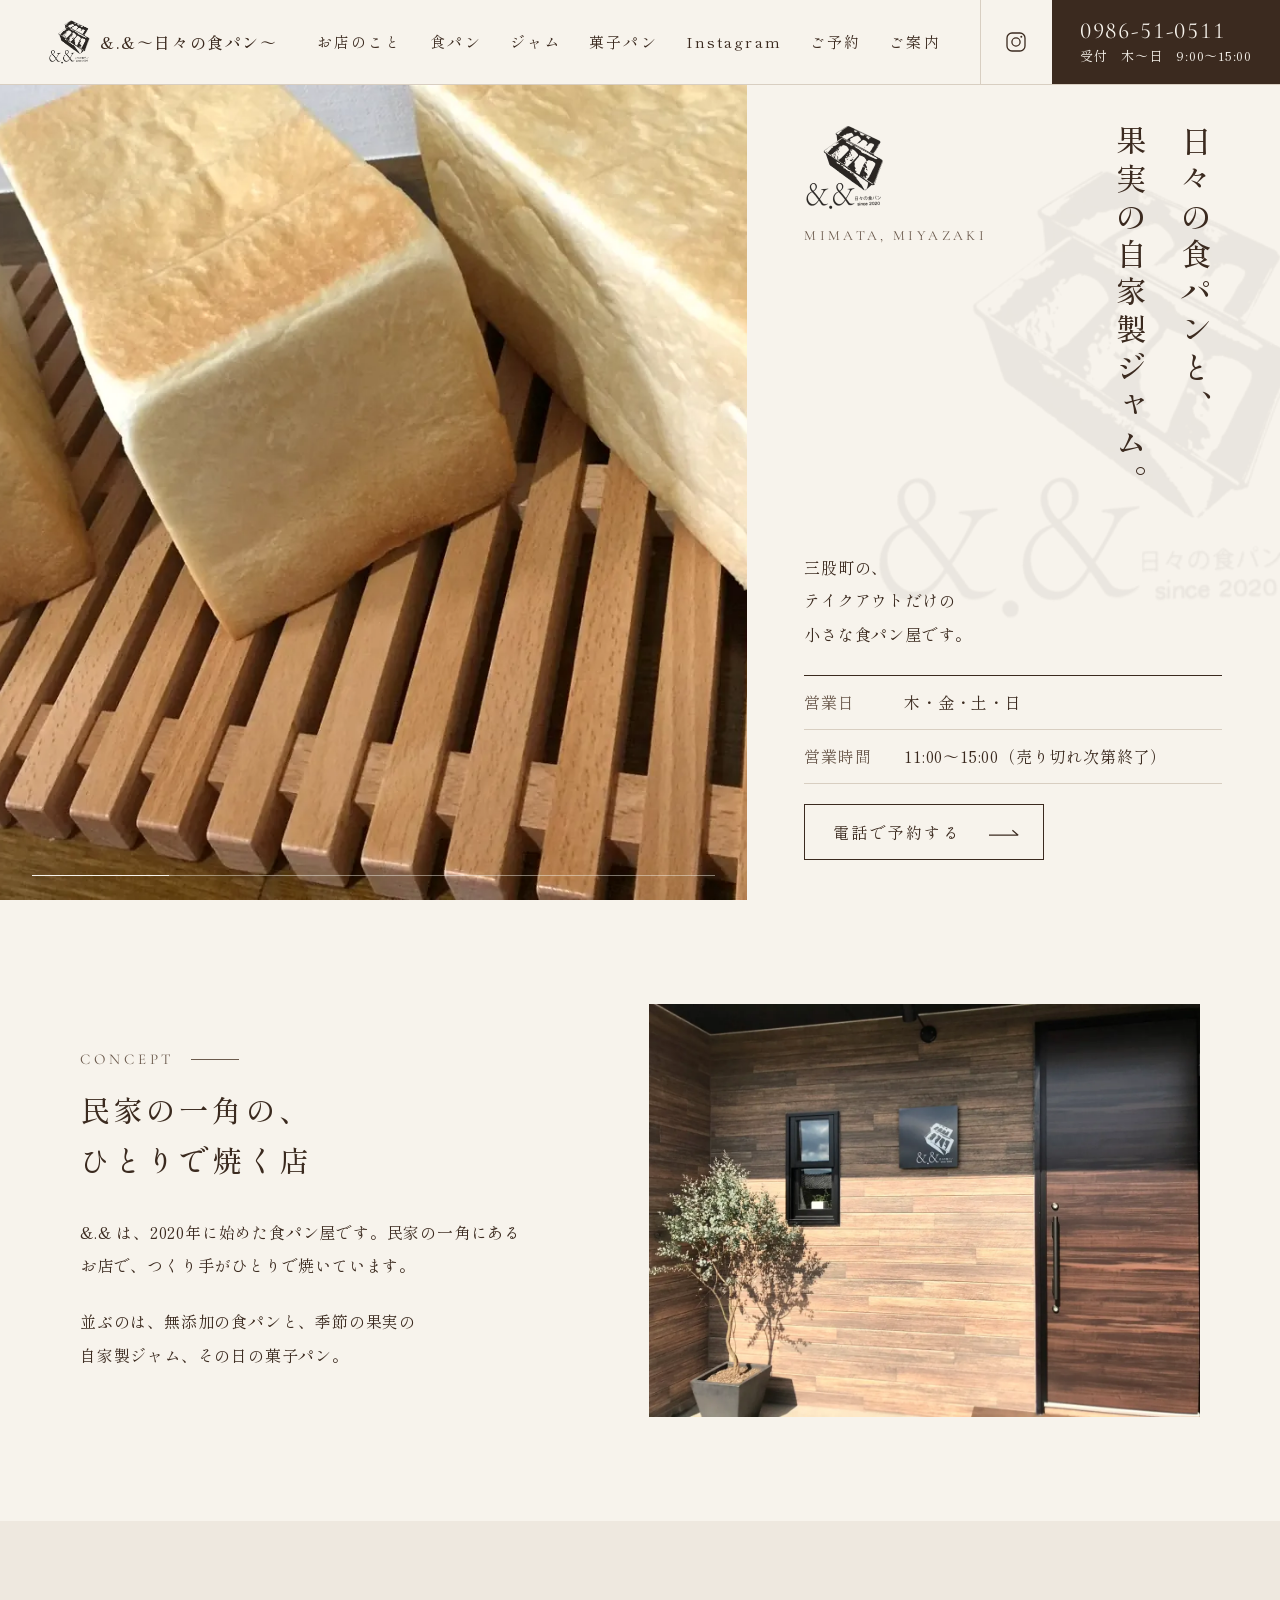
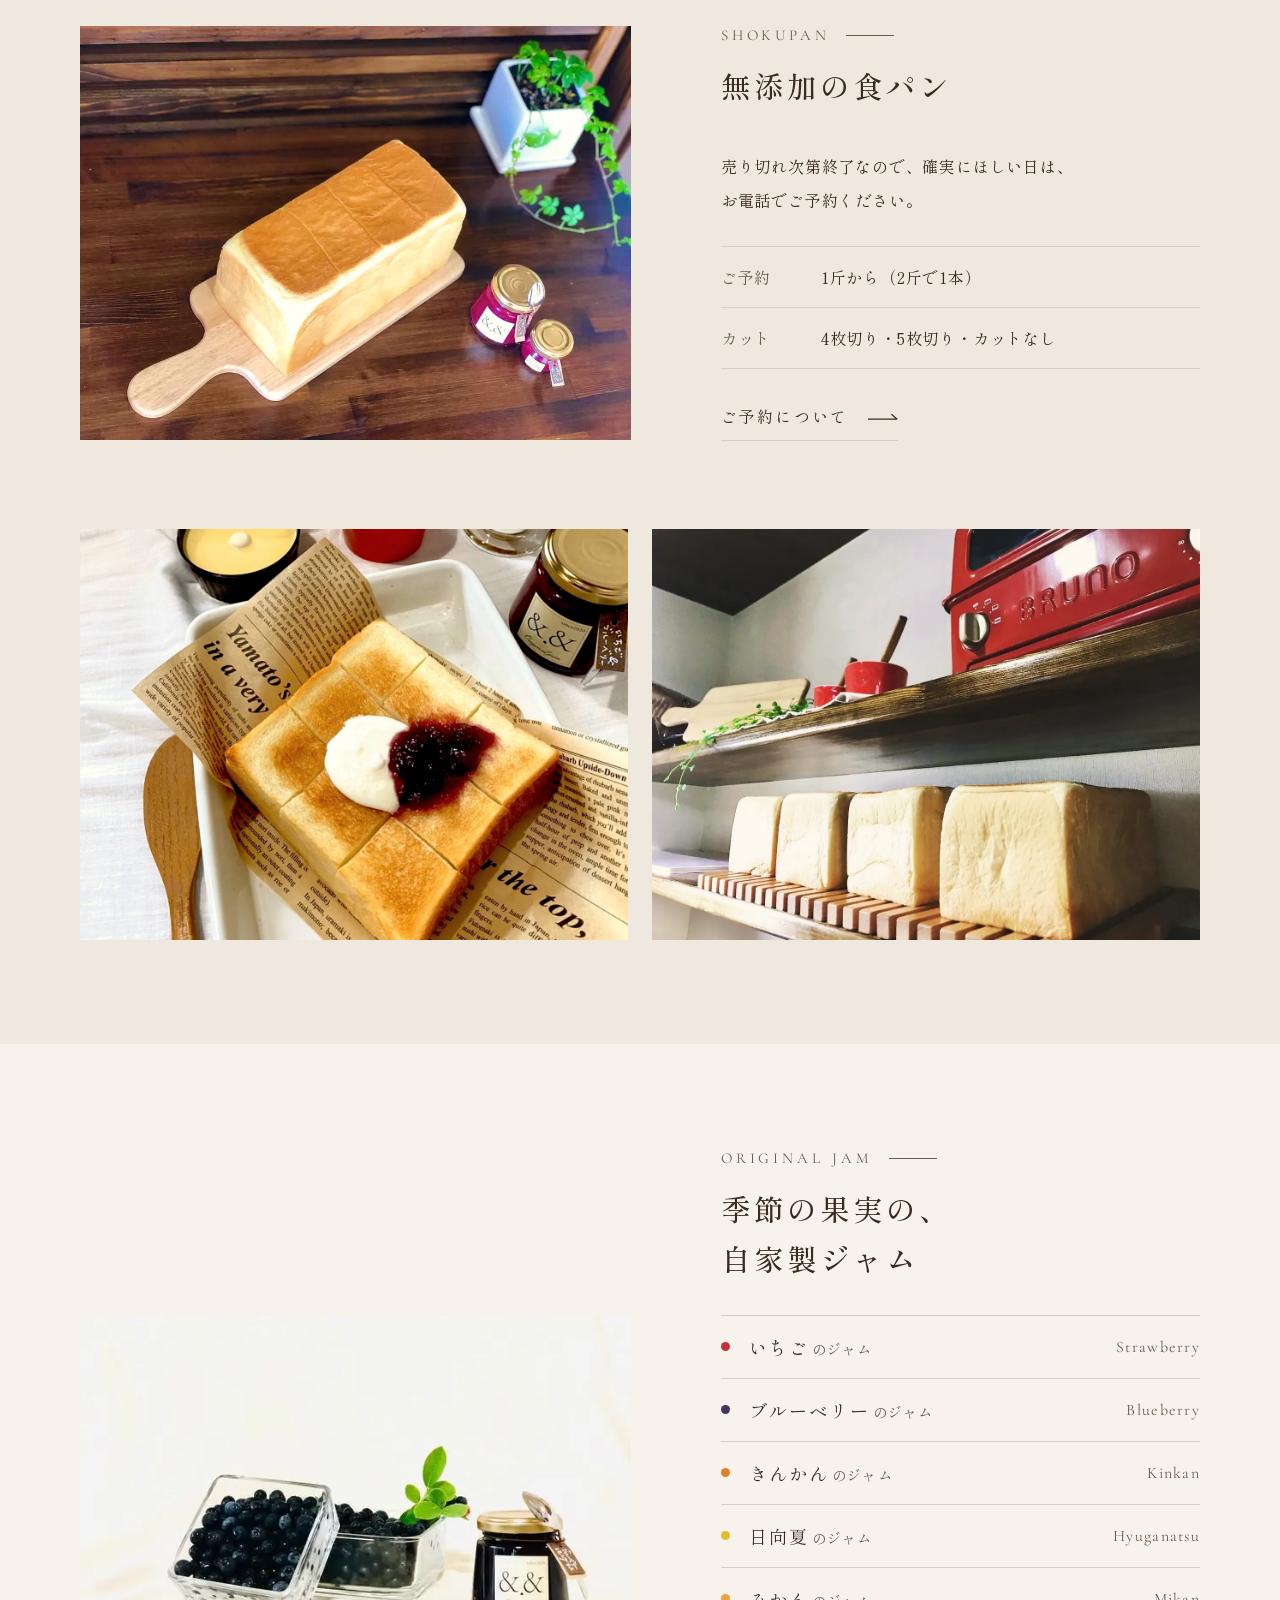
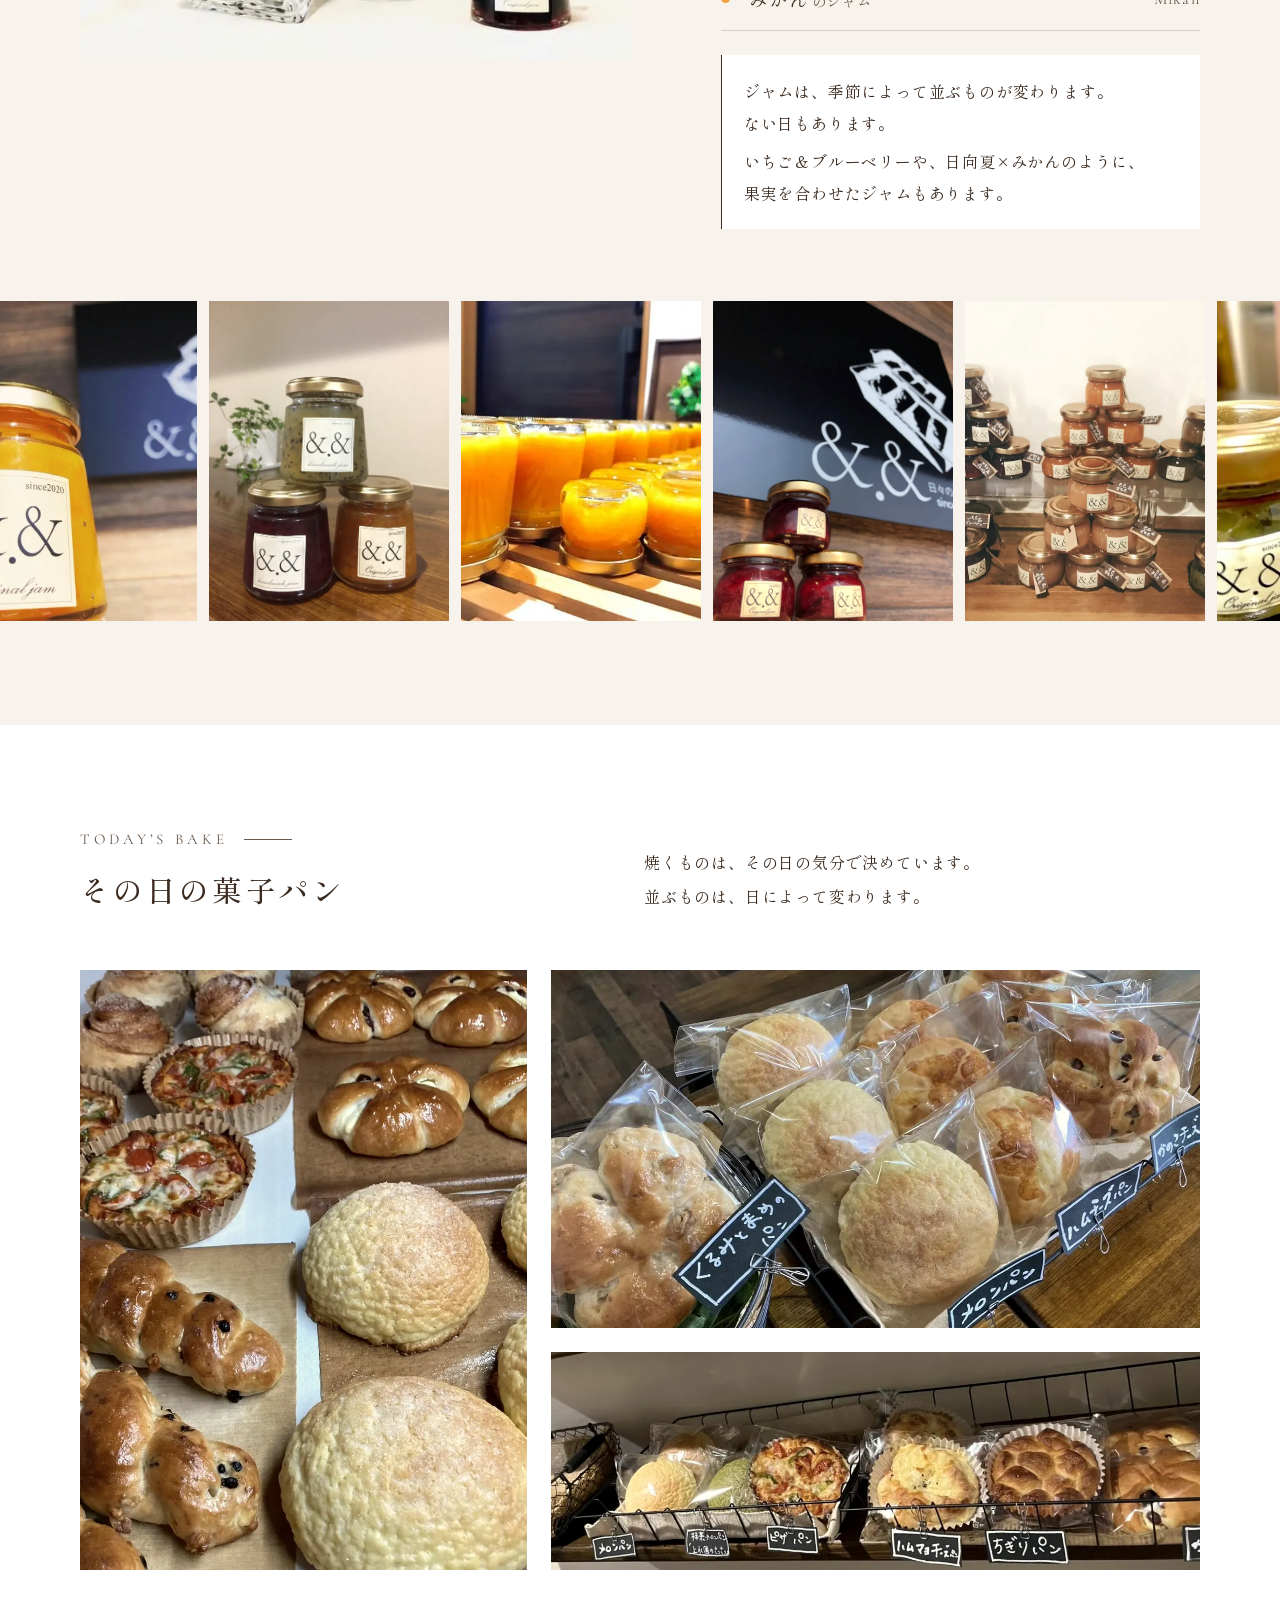
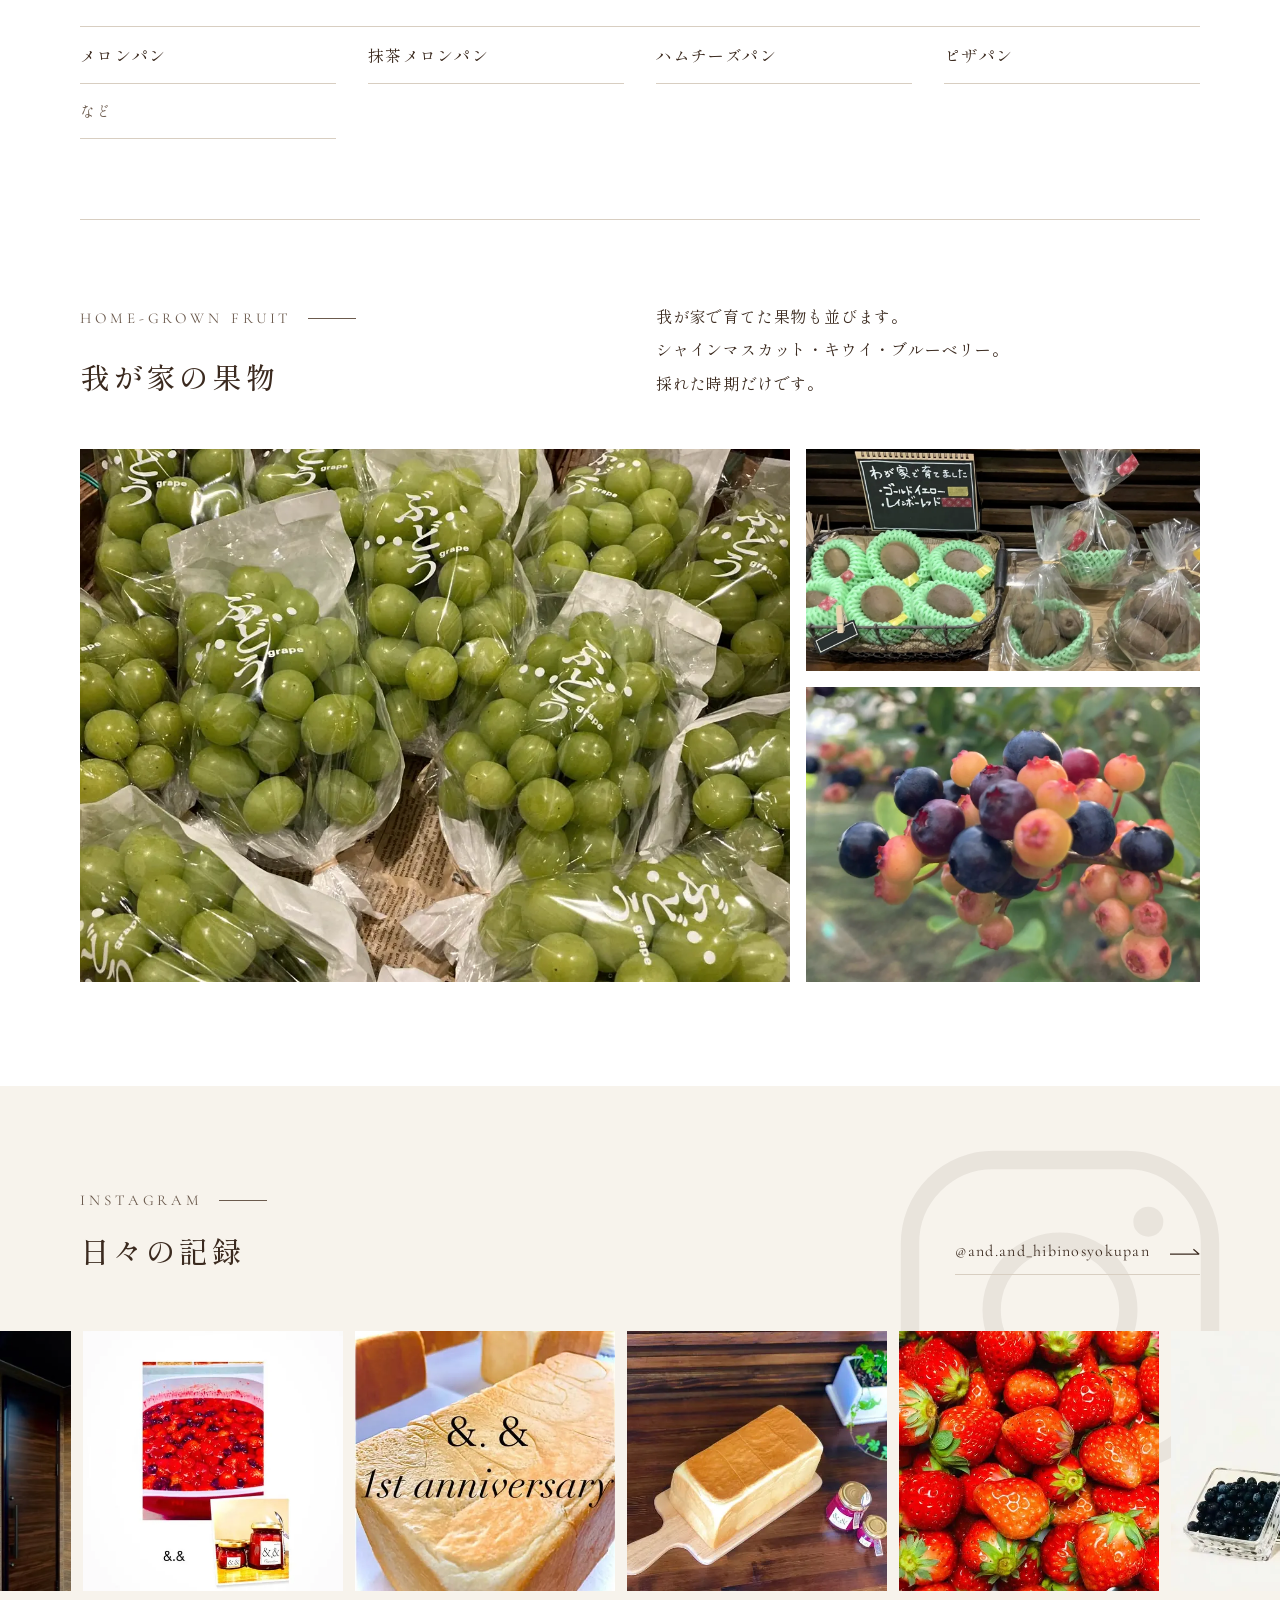
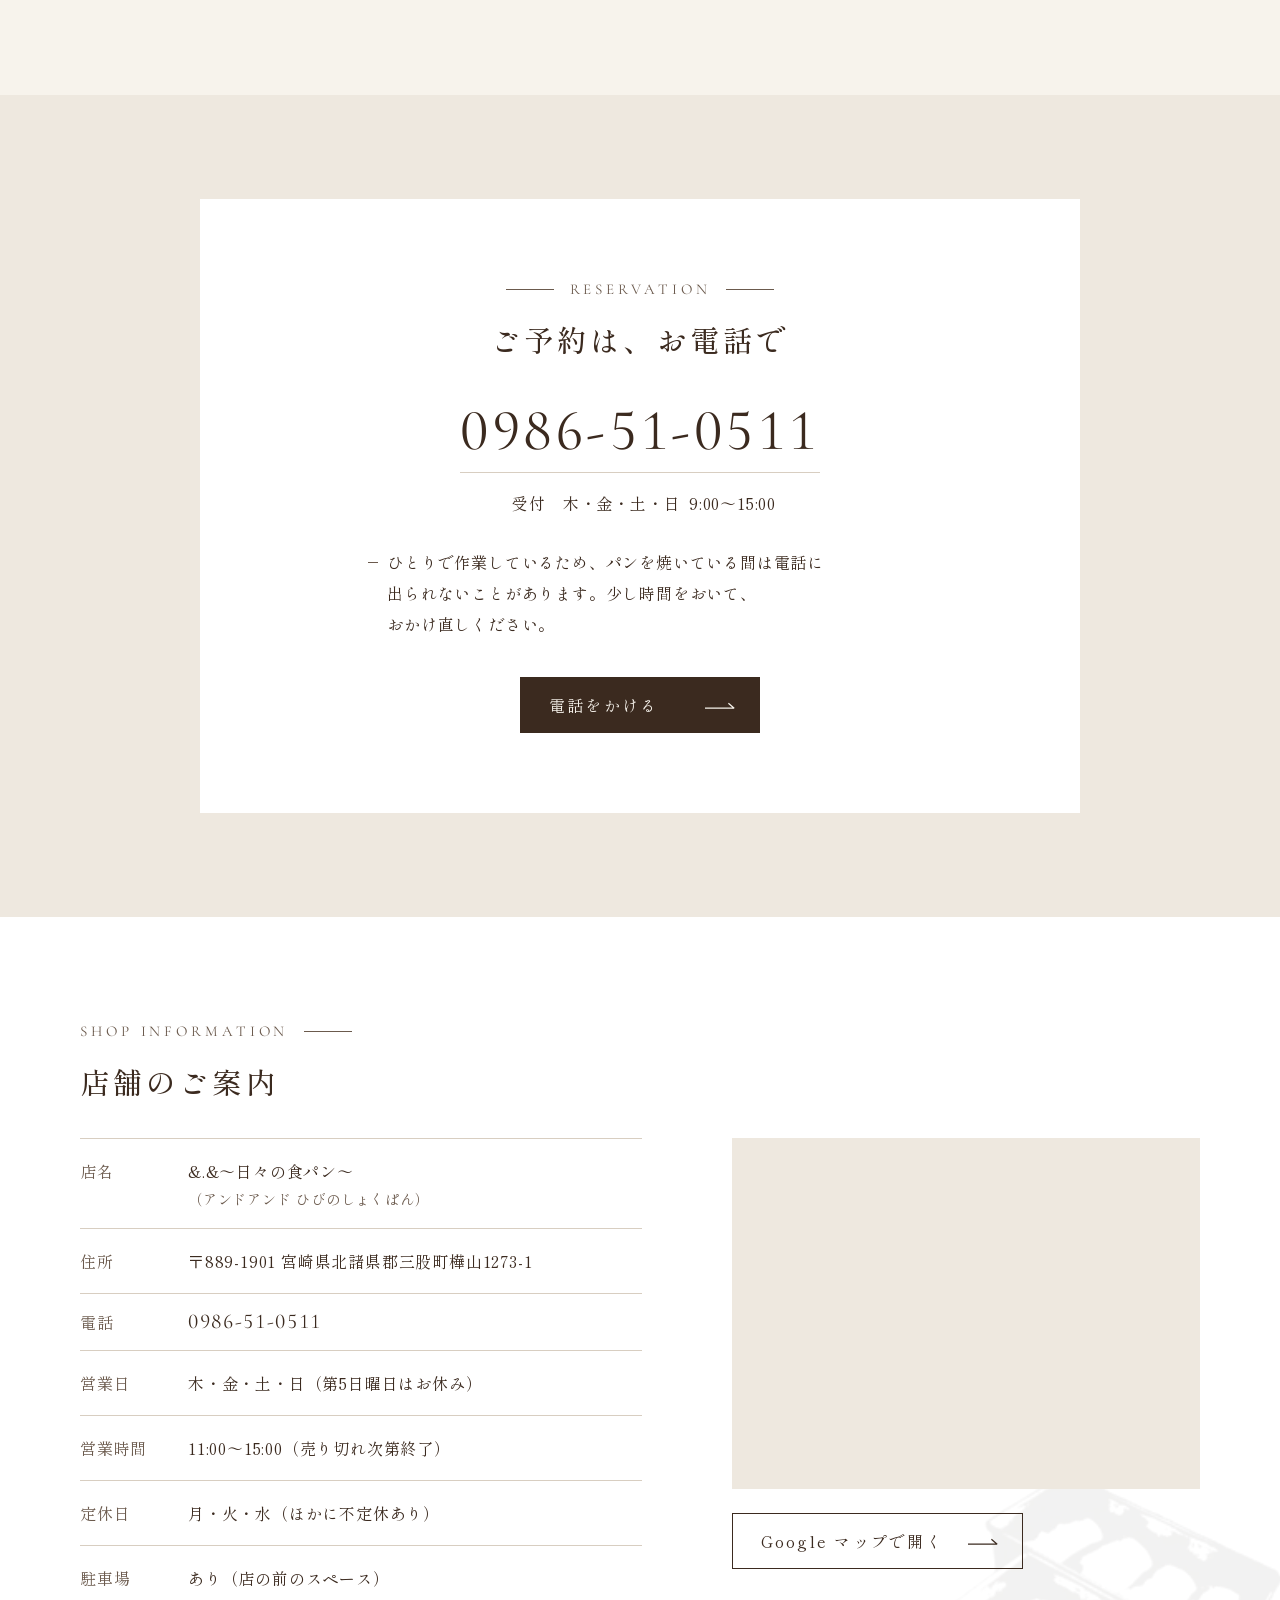
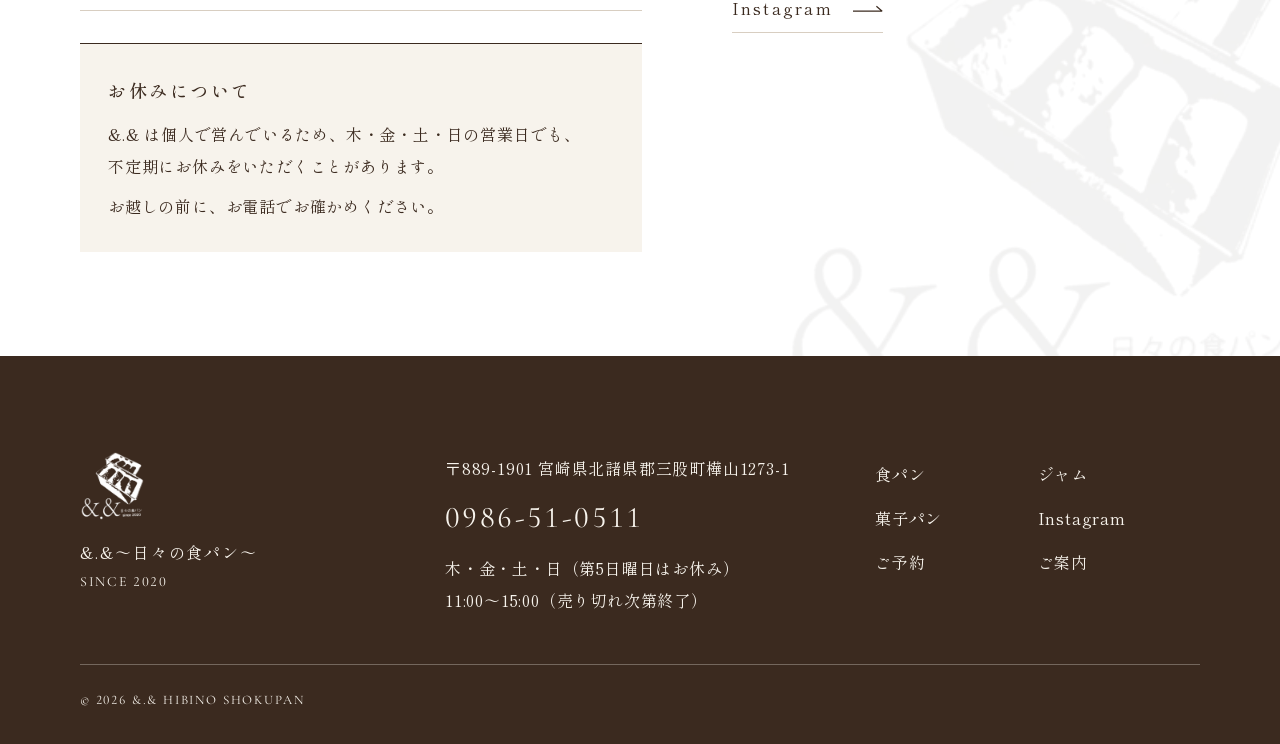
<file: index.html>
<!doctype html>
<html lang="ja">
<head>
  <meta charset="utf-8">
  <meta name="viewport" content="width=device-width, initial-scale=1">
  <script>try{if(!matchMedia('(prefers-reduced-motion: reduce)').matches&&(/[?&]intro\b/.test(location.search)||!sessionStorage.getItem('andand-intro'))){document.documentElement.classList.add('has-intro');sessionStorage.setItem('andand-intro','1');new Image().src='assets/intro-pans.webp';}}catch(e){}</script>
  <meta name="theme-color" content="#F7F3EC">
  <meta name="description" content="宮崎県三股町の「&amp;.&amp;～日々の食パン～」は、無添加の食パンと季節の果実の自家製ジャム、その日の菓子パンを売る、テイクアウトだけの小さな食パン屋です。営業は木・金・土・日の11時から15時、売り切れ次第終了。ご予約はお電話（0986-51-0511）で承ります。">
  <title>&amp;.&amp;～日々の食パン～｜宮崎県三股町の無添加食パンと自家製ジャム</title>
  <link rel="canonical" href="https://hibino-shokupan-dl.github.io/">
  <meta property="og:type" content="website">
  <meta property="og:site_name" content="&amp;.&amp;～日々の食パン～">
  <meta property="og:title" content="&amp;.&amp;～日々の食パン～｜宮崎県三股町の無添加食パンと自家製ジャム">
  <meta property="og:description" content="無添加の食パンと、季節の果実の自家製ジャムの小さなパン屋。木・金・土・日 11:00〜15:00、売り切れ次第終了。ご予約はお電話で。">
  <meta property="og:url" content="https://hibino-shokupan-dl.github.io/">
  <meta property="og:image" content="https://hibino-shokupan-dl.github.io/assets/loaves.webp">
  <meta name="twitter:card" content="summary_large_image">
  <!-- タブと検索結果のアイコン（今までのサイトと同じ物） -->
  <link rel="icon" href="favicon.ico" sizes="any">
  <link rel="apple-touch-icon" href="apple-touch-icon.png">
  <link rel="preconnect" href="https://fonts.googleapis.com">
  <link rel="preconnect" href="https://fonts.gstatic.com" crossorigin>
  <link href="https://fonts.googleapis.com/css2?family=Cormorant+Garamond:wght@400;500&amp;family=Shippori+Mincho:wght@400;500;600&amp;display=swap" rel="stylesheet">
  <link rel="stylesheet" href="style.css?v=20261115t">
  <script src="script.js?v=20261115t" defer></script>
  <!-- 検索向けのお店の情報（Googleなどが読む） -->
  <script type="application/ld+json">
  {
    "@context": "https://schema.org",
    "@type": "Bakery",
    "name": "&.&～日々の食パン～",
    "alternateName": "アンドアンド ひびのしょくぱん",
    "url": "https://hibino-shokupan-dl.github.io/",
    "description": "無添加の食パンと季節の果実の自家製ジャム、その日の菓子パンを売る、宮崎県三股町のテイクアウトだけの小さな食パン屋。",
    "image": "https://hibino-shokupan-dl.github.io/assets/loaves.webp",
    "logo": "https://hibino-shokupan-dl.github.io/assets/logo-alpha.webp",
    "telephone": "+81-986-51-0511",
    "foundingDate": "2020",
    "address": {
      "@type": "PostalAddress",
      "postalCode": "889-1901",
      "addressRegion": "宮崎県",
      "addressLocality": "北諸県郡三股町",
      "streetAddress": "樺山1273-1",
      "addressCountry": "JP"
    },
    "openingHoursSpecification": [{
      "@type": "OpeningHoursSpecification",
      "dayOfWeek": ["Thursday", "Friday", "Saturday", "Sunday"],
      "opens": "11:00",
      "closes": "15:00"
    }],
    "sameAs": ["https://www.instagram.com/and.and_hibinosyokupan/"]
  }
  </script>
  <!-- 検索結果に出すサイト名（無いと「GitHub」と出てしまう） -->
  <script type="application/ld+json">
  {
    "@context": "https://schema.org",
    "@type": "WebSite",
    "name": "&.&～日々の食パン～",
    "alternateName": "日々の食パン",
    "url": "https://hibino-shokupan-dl.github.io/"
  }
  </script>
</head>
<body>
  <!-- 始まりの演出：「&.&」をペンで書く（文字の形は Cormorant Garamond。2026-11-15 本人） -->
  <div class="intro" aria-hidden="true"><div class="intro__art"><div class="intro__pans"></div><svg class="intro__mark" viewBox="34 -676 1581 718" xmlns="http://www.w3.org/2000/svg"><path class="intro__glyph" d="M64 -137Q64 -183 86.0 -218.0Q108 -253 142.5 -282.0Q177 -311 216.0 -337.5Q255 -364 289.5 -393.0Q324 -422 346.0 -455.0Q368 -488 368 -531Q368 -576 344.0 -600.5Q320 -625 281 -625Q243 -625 222.5 -602.0Q202 -579 202 -529Q202 -477 224.0 -423.5Q246 -370 285.0 -318.0Q324 -266 374.5 -217.0Q425 -168 481 -126Q544 -79 601.0 -49.5Q658 -20 697 -12Q702 -11 701.0 -5.5Q700 0 697 0Q675 0 646.0 0.0Q617 0 589 0Q576 0 555.0 -8.0Q534 -16 501.5 -36.5Q469 -57 422 -96Q372 -136 324.0 -183.0Q276 -230 236.5 -280.5Q197 -331 173 -379Q160 -408 152.0 -435.0Q144 -462 144 -487Q144 -531 165.0 -567.0Q186 -603 223.0 -624.5Q260 -646 310 -646Q337 -646 364.0 -637.5Q391 -629 409.0 -607.5Q427 -586 427 -547Q427 -504 405.5 -472.5Q384 -441 349.5 -414.5Q315 -388 277.0 -363.5Q239 -339 205.0 -311.5Q171 -284 149.5 -250.5Q128 -217 128 -172Q128 -130 149.5 -94.5Q171 -59 209.0 -38.5Q247 -18 295 -18Q342 -18 382.0 -38.5Q422 -59 450.5 -93.5Q479 -128 494.5 -172.5Q510 -217 510 -265Q510 -297 497.5 -317.0Q485 -337 439 -337Q436 -337 435.5 -343.0Q435 -349 439 -349L648 -350Q652 -350 652.0 -344.0Q652 -338 648 -338Q613 -338 596.0 -331.5Q579 -325 572.0 -312.0Q565 -299 559 -279Q550 -245 534.5 -205.5Q519 -166 495.5 -127.5Q472 -89 438.0 -57.5Q404 -26 357.5 -7.0Q311 12 250 12Q186 12 144.5 -9.5Q103 -31 83.5 -65.5Q64 -100 64 -137Z"/><path class="intro__glyph" d="M776 11Q756 11 744.0 -0.5Q732 -12 732 -32Q732 -51 744.0 -62.5Q756 -74 776 -74Q797 -74 808.0 -62.5Q819 -51 819 -32Q819 -12 808.0 -0.5Q797 11 776 11Z"/><path class="intro__glyph" d="M948 -137Q948 -183 970.0 -218.0Q992 -253 1026.5 -282.0Q1061 -311 1100.0 -337.5Q1139 -364 1173.5 -393.0Q1208 -422 1230.0 -455.0Q1252 -488 1252 -531Q1252 -576 1228.0 -600.5Q1204 -625 1165 -625Q1127 -625 1106.5 -602.0Q1086 -579 1086 -529Q1086 -477 1108.0 -423.5Q1130 -370 1169.0 -318.0Q1208 -266 1258.5 -217.0Q1309 -168 1365 -126Q1428 -79 1485.0 -49.5Q1542 -20 1581 -12Q1586 -11 1585.0 -5.5Q1584 0 1581 0Q1559 0 1530.0 0.0Q1501 0 1473 0Q1460 0 1439.0 -8.0Q1418 -16 1385.5 -36.5Q1353 -57 1306 -96Q1256 -136 1208.0 -183.0Q1160 -230 1120.5 -280.5Q1081 -331 1057 -379Q1044 -408 1036.0 -435.0Q1028 -462 1028 -487Q1028 -531 1049.0 -567.0Q1070 -603 1107.0 -624.5Q1144 -646 1194 -646Q1221 -646 1248.0 -637.5Q1275 -629 1293.0 -607.5Q1311 -586 1311 -547Q1311 -504 1289.5 -472.5Q1268 -441 1233.5 -414.5Q1199 -388 1161.0 -363.5Q1123 -339 1089.0 -311.5Q1055 -284 1033.5 -250.5Q1012 -217 1012 -172Q1012 -130 1033.5 -94.5Q1055 -59 1093.0 -38.5Q1131 -18 1179 -18Q1226 -18 1266.0 -38.5Q1306 -59 1334.5 -93.5Q1363 -128 1378.5 -172.5Q1394 -217 1394 -265Q1394 -297 1381.5 -317.0Q1369 -337 1323 -337Q1320 -337 1319.5 -343.0Q1319 -349 1323 -349L1532 -350Q1536 -350 1536.0 -344.0Q1536 -338 1532 -338Q1497 -338 1480.0 -331.5Q1463 -325 1456.0 -312.0Q1449 -299 1443 -279Q1434 -245 1418.5 -205.5Q1403 -166 1379.5 -127.5Q1356 -89 1322.0 -57.5Q1288 -26 1241.5 -7.0Q1195 12 1134 12Q1070 12 1028.5 -9.5Q987 -31 967.5 -65.5Q948 -100 948 -137Z"/></svg></div></div>
  <header class="site-header">
    <div class="site-header__bar">
      <a class="brand" href="#top" aria-label="&amp;.&amp;～日々の食パン～ 最初へ">
        <img src="assets/logo-alpha.webp" width="320" height="339" alt="&amp;.&amp; のロゴ">
        <span class="brand__name">&amp;.&amp;～日々の食パン～</span>
      </a>
      <nav id="main-nav" class="main-nav" aria-label="もくじ">
        <a class="main-nav__wide" href="#about">お店のこと</a><a href="#shokupan">食パン</a><a href="#jam">ジャム</a><a href="#sweets">菓子パン</a><a class="main-nav__wide" href="#instagram">Instagram</a><a href="#reserve">ご予約</a><a href="#info">ご案内</a>
      </nav>
      <a class="header-ig" href="https://www.instagram.com/and.and_hibinosyokupan/" target="_blank" rel="noopener" aria-label="Instagram（新しいタブで開きます）">
        <svg viewBox="0 0 24 24" width="22" height="22" aria-hidden="true"><rect x="3" y="3" width="18" height="18" rx="5" fill="none" stroke="currentColor" stroke-width="1.3"/><circle cx="12" cy="12" r="4.1" fill="none" stroke="currentColor" stroke-width="1.3"/><circle cx="17.3" cy="6.7" r="1" fill="currentColor"/></svg>
      </a>
      <a class="header-tel" href="tel:0986510511" aria-label="電話をかける 0986-51-0511">
        <span class="header-tel__label latin">TEL</span>
        <span class="header-tel__number latin">0986-51-0511</span>
        <span class="header-tel__hours">受付　木〜日　9:00〜15:00</span>
      </a>
    </div>
  </header>

  <main>
    <section id="top" class="hero" aria-labelledby="hero-title">
      <div class="hero__slides" role="region" aria-roledescription="carousel" aria-label="お店の写真（自動で切り替わります）">
        <figure class="hero__slide is-active" data-slide="shelf"><img src="assets/shelf.webp" width="1280" height="960" alt="木の棚に並ぶ食パンと赤いオーブン" loading="eager" fetchpriority="high"></figure>
        <figure class="hero__slide" data-slide="loaves"><picture><source media="(min-width: 900px)" srcset="assets/loaves-pc.webp" width="1004" height="868"><img src="assets/loaves.webp" width="1280" height="813" alt="スノコの上に並ぶ食パン" loading="lazy"></picture></figure>
        <figure class="hero__slide" data-slide="breakfast-set"><img src="assets/breakfast-set.webp" width="1280" height="960" alt="ジャムをのせたトーストのある朝の食卓" loading="lazy"></figure>
        <figure class="hero__slide" data-slide="board-jam"><img src="assets/board-jam.webp" width="912" height="672" alt="木のボードにのせた食パンと、ジャムの瓶" loading="lazy"></figure>
        <figure class="hero__slide hero__slide--logo" data-slide="logo"><img src="assets/logo-alpha.webp" width="320" height="339" alt="&amp;.&amp; のロゴ" loading="lazy"></figure>
        <figure class="hero__slide" data-slide="exterior"><img src="assets/exterior.webp" width="1280" height="960" alt="木目の壁の店の入口とロゴの看板" loading="lazy"></figure>
        <figure class="hero__slide" data-slide="jam-stack"><img src="assets/jam-stack.webp" width="1280" height="960" alt="店頭に積まれた自家製ジャムの瓶" loading="lazy"></figure>
        <figure class="hero__slide" data-slide="sweets-2"><img src="assets/sweets-2.webp" width="1280" height="960" alt="袋に入って並ぶ菓子パン" loading="lazy"></figure>
        <figure class="hero__slide" data-slide="sign-night"><img src="assets/sign-night.webp" width="1000" height="750" alt="夜に照らされたロゴの看板" loading="lazy"></figure>
        <figure class="hero__slide" data-slide="framed"><img src="assets/framed.webp" width="1280" height="960" alt="壁に飾った食パンの写真" loading="lazy"></figure>
        <div class="hero__controls" hidden>
          <div class="hero__progress" aria-hidden="true"><span></span></div>
        </div>
      </div>
      <div class="hero__panel">
        <div class="hero__mark">
          <img src="assets/logo-alpha.webp" width="320" height="339" alt="&amp;.&amp; のロゴ" loading="eager">
          <p class="hero__eyebrow latin">MIMATA, MIYAZAKI</p>
        </div>
        <h1 id="hero-title" class="hero__title"><span>日々の食パンと、</span><span>果実の自家製ジャム。</span></h1>
        <p class="hero__lead"><span class="phrase">三股町の、</span><br><span class="phrase">テイクアウト</span><span class="phrase">だけの</span><br><span class="phrase">小さな</span><span class="phrase">食パン屋です。</span></p>
        <div class="hero__foot">
          <dl class="hero__hours">
            <div><dt>営業日</dt><dd>木・金・土・日</dd></div>
            <div><dt>営業時間</dt><dd><span class="phrase">11:00〜15:00</span><span class="phrase">（売り切れ次第終了）</span></dd></div>
          </dl>
          <a class="button hero__button" href="tel:0986510511">電話で予約する<span class="arrow" aria-hidden="true"></span></a>
        </div>
      </div>
    </section>

    <section id="about" class="about section" aria-labelledby="about-title">
      <div class="container split">
        <div class="split__text">
          <div class="heading"><p class="heading__en latin">Concept</p><h2 id="about-title">民家の一角の、<br>ひとりで焼く店</h2></div>
          <p class="body-copy"><span class="phrase">&amp;.&amp; は、</span><span class="phrase">2020年に</span><span class="phrase">始めた</span><span class="phrase">食パン屋です。</span><span class="phrase">民家の一角にある</span><span class="phrase">お店で、</span><span class="phrase">つくり手が</span><span class="phrase">ひとりで</span><span class="phrase">焼いています。</span></p>
          <p class="body-copy"><span class="phrase">並ぶのは、</span><span class="phrase">無添加の食パンと、</span><span class="phrase">季節の果実の</span><span class="phrase">自家製ジャム、</span><span class="phrase">その日の菓子パン。</span></p>
        </div>
        <figure class="split__photo"><img src="assets/exterior.webp" width="1280" height="960" alt="木目の壁の店の入口とロゴの看板" loading="lazy"></figure>
      </div>
    </section>

    <section id="shokupan" class="shokupan section section--band" aria-labelledby="bread-title">
      <div class="container shokupan__grid">
        <figure class="shokupan__photo"><img src="assets/board-jam.webp" width="912" height="672" alt="木のボードにのせた食パンと、ジャムの瓶" loading="lazy"></figure>
        <div class="shokupan__body">
          <div class="heading"><p class="heading__en latin">Shokupan</p><h2 id="bread-title">無添加の食パン</h2></div>
          <div>
            <p class="body-copy"><span class="phrase">売り切れ次第</span><span class="phrase">終了なので、</span><span class="phrase">確実に</span><span class="phrase">ほしい日は、</span><span class="phrase">お電話で</span><span class="phrase">ご予約ください。</span></p>
            <dl class="spec">
              <div><dt>ご予約</dt><dd><span class="phrase">1斤から</span><span class="phrase">（2斤で1本）</span></dd></div>
              <div><dt>カット</dt><dd><span class="phrase">4枚切り・</span><span class="phrase">5枚切り・</span><span class="phrase">カットなし</span></dd></div>
            </dl>
            <a class="more-link" href="#reserve">ご予約について<span class="arrow" aria-hidden="true"></span></a>
          </div>
        </div>
      </div>
      <div class="container photo-row photo-row--two">
        <figure><img src="assets/breakfast-set.webp" width="1280" height="960" alt="ジャムをのせたトーストのある朝の食卓" loading="lazy"></figure>
        <figure><img src="assets/shelf.webp" width="1280" height="960" alt="木の棚に並ぶ食パンと赤いオーブン" loading="lazy"></figure>
      </div>
    </section>

    <section id="jam" class="jam section" aria-labelledby="jam-title">
      <div class="container split split--photo-first">
        <figure class="split__photo"><img src="assets/blueberry-jam.webp" width="640" height="480" alt="ガラスの器のブルーベリーと、ジャムの瓶" loading="lazy"></figure>
        <div class="split__text">
          <div class="heading"><p class="heading__en latin">Original jam</p><h2 id="jam-title">季節の果実の、<br>自家製ジャム</h2></div>
          <ul class="jam-list">
            <li><span class="jam-list__dot" style="--dot:var(--strawberry)"></span><span class="jam-list__name">いちご<small>のジャム</small></span><span class="jam-list__en latin">Strawberry</span></li>
            <li><span class="jam-list__dot" style="--dot:var(--blueberry)"></span><span class="jam-list__name">ブルーベリー<small>のジャム</small></span><span class="jam-list__en latin">Blueberry</span></li>
            <li><span class="jam-list__dot" style="--dot:var(--kinkan)"></span><span class="jam-list__name">きんかん<small>のジャム</small></span><span class="jam-list__en latin">Kinkan</span></li>
            <li><span class="jam-list__dot" style="--dot:var(--hyuganatsu)"></span><span class="jam-list__name">日向夏<small>のジャム</small></span><span class="jam-list__en latin">Hyuganatsu</span></li>
            <li><span class="jam-list__dot" style="--dot:var(--mikan)"></span><span class="jam-list__name">みかん<small>のジャム</small></span><span class="jam-list__en latin">Mikan</span></li>
          </ul>
          <div class="jam__note">
            <p><span class="phrase">ジャムは、</span><span class="phrase">季節によって</span><span class="phrase">並ぶものが</span><span class="phrase">変わります。</span><span class="phrase">ない日も</span><span class="phrase">あります。</span></p>
            <p><span class="phrase">いちご＆ブルーベリーや、</span><span class="phrase">日向夏×みかんのように、</span><span class="phrase">果実を合わせた</span><span class="phrase">ジャムもあります。</span></p>
          </div>
        </div>
      </div>
      <div class="marquee jam-marquee" role="region" aria-label="ジャムの写真（自動で流れます）" tabindex="0">
        <ul class="marquee__track">
          <li><img src="assets/jam-stack.webp" width="1280" height="960" alt="店頭に積まれた自家製ジャムの瓶（斜めから）" loading="lazy"></li>
          <li><img src="assets/jam-orange.webp" width="1108" height="831" alt="黄色いジャムの瓶と紺の看板" loading="lazy"></li>
          <li><img src="assets/jam-trio.webp" width="1108" height="1477" alt="3つ重ねたジャムの瓶" loading="lazy"></li>
          <li><img src="assets/post-05.webp" width="640" height="479" alt="逆さに並べたジャムの瓶" loading="lazy"></li>
          <li><img src="assets/jam-red.webp" width="1108" height="1478" alt="赤いジャムの瓶と紺の看板" loading="lazy"></li>
          <li><img src="assets/jam-display.webp" width="1280" height="960" alt="店頭に積まれた自家製ジャムの瓶（正面から）" loading="lazy"></li>
          <li><img src="assets/post-02.webp" width="640" height="480" alt="キウイとレモングラスのジャムの瓶" loading="lazy"></li>
          <li><img src="assets/jam-red-sign.webp" width="1280" height="966" alt="赤いジャムの瓶3つと看板" loading="lazy"></li>
          <li><img src="assets/post-08.webp" width="512" height="640" alt="赤いジャム" loading="lazy"></li>
        </ul>
      </div>
    </section>

    <section id="sweets" class="sweets section section--white" aria-labelledby="sweets-title">
      <div class="container">
        <div class="sweets__head">
          <div class="heading"><p class="heading__en latin">Today’s bake</p><h2 id="sweets-title">その日の菓子パン</h2></div>
          <p class="body-copy"><span class="phrase">焼くものは、</span><span class="phrase">その日の気分で</span><span class="phrase">決めています。</span><br><span class="phrase">並ぶものは、</span><span class="phrase">日によって</span><span class="phrase">変わります。</span></p>
        </div>
        <div class="mosaic">
          <figure class="mosaic__tray"><img src="assets/sweets-tray.webp" width="867" height="1165" alt="天板に並ぶ菓子パン（メロンパン・ピザパンなど）" loading="lazy"></figure>
          <figure class="mosaic__shelf"><img src="assets/sweets-shelf.webp" width="1206" height="405" alt="店頭の棚に並ぶ菓子パンと名札（メロンパン・抹茶メロンパン・ピザパン・ハムマヨチーズパン・ちぎりパン）" loading="lazy"></figure>
          <figure class="mosaic__bag"><img src="assets/sweets-bags.webp" width="1280" height="706" alt="袋に入って並ぶ菓子パンと名札" loading="lazy"></figure>
        </div>
        <ul class="menu-list"><li>メロンパン</li><li>抹茶メロンパン</li><li>ハムチーズパン</li><li>ピザパン</li><li class="menu-list__etc">など</li></ul>
        <div class="home-fruit">
          <div class="home-fruit__text">
            <p class="heading__en latin">Home-grown fruit</p>
            <h3>我が家の果物</h3>
            <p class="body-copy"><span class="phrase">我が家で育てた果物も</span><span class="phrase">並びます。</span><br><span class="phrase">シャインマスカット・</span><span class="phrase">キウイ・</span><span class="phrase">ブルーベリー。</span><br><span class="phrase">採れた時期だけです。</span></p>
          </div>
          <div class="home-fruit__photos">
            <figure class="home-fruit__main"><img src="assets/grapes-bag.webp" width="1108" height="831" alt="袋に入った、我が家で育てたシャインマスカット" loading="lazy"></figure>
            <figure class="home-fruit__kiwi"><img src="assets/kiwi.webp" width="1280" height="721" alt="我が家で育てたキウイ（ゴールドイエロー・レインボーレッド）" loading="lazy"></figure>
            <figure class="home-fruit__berry"><img src="assets/blueberry-fruit.webp" width="1108" height="831" alt="木になっている、色づきはじめたブルーベリーの実" loading="lazy"></figure>
          </div>
        </div>
      </div>
    </section>

    <section id="instagram" class="instagram section" aria-labelledby="instagram-title">
      <div class="container instagram__head">
        <div class="heading"><p class="heading__en latin">Instagram</p><h2 id="instagram-title">日々の記録</h2></div>
        <div class="instagram__links">
          <a class="more-link" href="https://www.instagram.com/and.and_hibinosyokupan/" target="_blank" rel="noopener"><span class="latin">@and.and_hibinosyokupan</span><span class="arrow" aria-hidden="true"></span></a>
        </div>
      </div>
      <div class="marquee ig-marquee" role="region" aria-label="Instagramの投稿（自動で流れます）" tabindex="0">
        <ul class="marquee__track">
          <li><a href="https://www.instagram.com/and.and_hibinosyokupan/" target="_blank" rel="noopener"><img src="assets/post-01.webp" width="640" height="640" alt="Instagramの投稿：1周年の食パン" loading="lazy"></a></li>
          <li><a href="https://www.instagram.com/and.and_hibinosyokupan/" target="_blank" rel="noopener"><img src="assets/post-06.webp" width="640" height="480" alt="Instagramの投稿：木のボードにのせた食パンとジャム" loading="lazy"></a></li>
          <li><a href="https://www.instagram.com/and.and_hibinosyokupan/" target="_blank" rel="noopener"><img src="assets/post-04.webp" width="512" height="640" alt="Instagramの投稿：いちご" loading="lazy"></a></li>
          <li><a href="https://www.instagram.com/and.and_hibinosyokupan/" target="_blank" rel="noopener"><img src="assets/post-03.webp" width="640" height="480" alt="Instagramの投稿：ブルーベリーとジャムの瓶" loading="lazy"></a></li>
          <li><a href="https://www.instagram.com/and.and_hibinosyokupan/" target="_blank" rel="noopener"><img src="assets/post-10.webp" width="640" height="480" alt="Instagramの投稿：棚に並ぶ食パン" loading="lazy"></a></li>
          <li><a href="https://www.instagram.com/and.and_hibinosyokupan/" target="_blank" rel="noopener"><img src="assets/post-02.webp" width="640" height="480" alt="Instagramの投稿：ジャムの瓶" loading="lazy"></a></li>
          <li><a href="https://www.instagram.com/and.and_hibinosyokupan/" target="_blank" rel="noopener"><img src="assets/post-05.webp" width="640" height="479" alt="Instagramの投稿：逆さに並べたジャムの瓶" loading="lazy"></a></li>
          <li><a href="https://www.instagram.com/and.and_hibinosyokupan/" target="_blank" rel="noopener"><img src="assets/post-12.webp" width="640" height="640" alt="Instagramの投稿：店の入口" loading="lazy"></a></li>
          <li><a href="https://www.instagram.com/and.and_hibinosyokupan/" target="_blank" rel="noopener"><img src="assets/post-08.webp" width="512" height="640" alt="Instagramの投稿：赤いジャム" loading="lazy"></a></li>
        </ul>
      </div>
    </section>

    <section id="reserve" class="reserve section section--band" aria-labelledby="reserve-title">
      <div class="container reserve__box">
        <div class="reserve__text">
          <div class="heading"><p class="heading__en latin">Reservation</p><h2 id="reserve-title">ご予約は、お電話で</h2></div>
          <a class="reserve__phone latin" href="tel:0986510511">0986-51-0511</a>
          <p class="reserve__hours"><span class="phrase">受付　</span><span class="phrase">木・金・土・日　</span><span class="phrase">9:00〜15:00</span></p>
          <ul class="reserve__notes">
            <li><span class="phrase">ひとりで</span><span class="phrase">作業しているため、</span><span class="phrase">パンを</span><span class="phrase">焼いている間は</span><span class="phrase">電話に</span><span class="phrase">出られないことが</span><span class="phrase">あります。</span><span class="phrase">少し時間をおいて、</span><span class="phrase">おかけ直しください。</span></li>
          </ul>
          <a class="button button--solid" href="tel:0986510511">電話をかける<span class="arrow" aria-hidden="true"></span></a>
        </div>
      </div>
    </section>

    <section id="info" class="info section section--white" aria-labelledby="info-title">
      <div class="container">
        <div class="heading"><p class="heading__en latin">Shop information</p><h2 id="info-title">店舗のご案内</h2></div>
        <div class="info__grid">
          <div id="access" class="info__access">
            <dl class="shop-table">
              <div><dt>店名</dt><dd>&amp;.&amp;～日々の食パン～<span class="shop-table__reading note"><span class="phrase">（アンドアンド</span> <span class="phrase">ひびのしょくぱん）</span></span></dd></div>
              <div><dt>住所</dt><dd><span class="phrase">〒889-1901</span> <span class="phrase">宮崎県北諸県郡</span><span class="phrase">三股町樺山1273-1</span></dd></div>
              <div><dt>電話</dt><dd><a class="latin shop-table__tel" href="tel:0986510511">0986-51-0511</a></dd></div>
              <div><dt>営業日</dt><dd><span class="phrase">木・金・土・日</span><span class="phrase">（第5日曜日はお休み）</span></dd></div>
              <div><dt>営業時間</dt><dd><span class="phrase">11:00〜15:00</span><span class="phrase">（売り切れ次第終了）</span></dd></div>
              <div><dt>定休日</dt><dd><span class="phrase">月・火・水</span><span class="phrase">（ほかに不定休あり）</span></dd></div>
              <div><dt>駐車場</dt><dd>あり（店の前のスペース）</dd></div>
            </dl>
            <div class="info__closed">
              <p class="info__closed-title">お休みについて</p>
              <p><span class="phrase">&amp;.&amp; は</span><span class="phrase">個人で</span><span class="phrase">営んでいるため、</span><span class="phrase">木・金・土・日の</span><span class="phrase">営業日でも、</span><span class="phrase">不定期に</span><span class="phrase">お休みを</span><span class="phrase">いただくことが</span><span class="phrase">あります。</span></p>
              <p><span class="phrase">お越しの前に、</span><span class="phrase">お電話で</span><span class="phrase">お確かめください。</span></p>
            </div>
          </div>
          <div class="info__side">
            <div class="info__map">
              <iframe title="&amp;.&amp;～日々の食パン～の地図（Google マップ）" src="https://www.google.com/maps?q=%26.%26%20%E6%97%A5%E3%80%85%E3%81%AE%E9%A3%9F%E3%83%91%E3%83%B3%20%E5%AE%AE%E5%B4%8E%E7%9C%8C%E5%8C%97%E8%AB%B8%E7%9C%8C%E9%83%A1%E4%B8%89%E8%82%A1%E7%94%BA%E6%A8%BA%E5%B1%B11273-1&amp;output=embed&amp;hl=ja" loading="lazy" referrerpolicy="no-referrer-when-downgrade" allowfullscreen></iframe>
            </div>
            <div class="info__links">
              <a class="button" href="https://www.google.com/maps/search/?api=1&amp;query=%26.%26%20%E6%97%A5%E3%80%85%E3%81%AE%E9%A3%9F%E3%83%91%E3%83%B3%20%E5%AE%AE%E5%B4%8E%E7%9C%8C%E5%8C%97%E8%AB%B8%E7%9C%8C%E9%83%A1%E4%B8%89%E8%82%A1%E7%94%BA%E6%A8%BA%E5%B1%B11273-1" target="_blank" rel="noopener">Google マップで開く<span class="arrow" aria-hidden="true"></span></a>
              <a class="more-link" href="https://www.instagram.com/and.and_hibinosyokupan/" target="_blank" rel="noopener">Instagram<span class="arrow" aria-hidden="true"></span></a>
            </div>
          </div>
        </div>
      </div>
    </section>
  </main>

  <footer class="site-footer">
    <div class="container site-footer__inner">
      <div class="site-footer__brand"><img src="assets/logo-alpha.webp" width="320" height="339" alt="&amp;.&amp; のロゴ" loading="lazy"><p>&amp;.&amp;～日々の食パン～</p><p class="latin site-footer__since">SINCE 2020</p></div>
      <div class="site-footer__info">
        <p><span class="phrase">〒889-1901</span> <span class="phrase">宮崎県北諸県郡</span><span class="phrase">三股町樺山1273-1</span></p>
        <a class="site-footer__phone latin" href="tel:0986510511">0986-51-0511</a>
        <p><span class="phrase">木・金・土・日</span><span class="phrase">（第5日曜日はお休み）</span><br><span class="phrase">11:00〜15:00</span><span class="phrase">（売り切れ次第終了）</span></p>
      </div>
      <nav class="site-footer__nav" aria-label="ページの中の場所">
        <a href="#shokupan">食パン</a><a href="#jam">ジャム</a><a href="#sweets">菓子パン</a><a href="#instagram">Instagram</a><a href="#reserve">ご予約</a><a href="#info">ご案内</a>
      </nav>
    </div>
    <p class="site-footer__copyright note latin">© 2026 &amp;.&amp; HIBINO SHOKUPAN</p>
  </footer>
  <div class="mobile-actions" role="group" aria-label="電話と店舗のご案内"><a href="tel:0986510511">電話で予約する</a><a href="#info">店舗のご案内</a></div>
</body>
</html>
</file>
<file: style.css>
/* &.&～日々の食パン～ 試作 v2（2026-11-15 作り直し）
   地は生成りと白、文字と線は焦げ茶の1色。果実の色はジャムの名前の横の小さな丸だけ。
   書体は明朝（Shippori Mincho）と欧文のセリフ（Cormorant Garamond）の2つ。角は丸くしない。 */
:root {
  --kiji: #F7F3EC;
  --white: #FFFFFF;
  --band: #EEE8DF;
  --ink: #3B2A1F;
  --ink-soft: #6B5A4D;
  --line: #D8CEC1;
  --strawberry: #C7313B;
  --blueberry: #46335F;
  --kinkan: #E2802A;
  --hyuganatsu: #E2BE2E;
  --mikan: #F0A23C;
  --mincho: "Shippori Mincho", "Yu Mincho", "YuMincho", "Hiragino Mincho ProN", serif;
  --latin: "Cormorant Garamond", "Shippori Mincho", serif;
  --gutter: 20px;
  --header-h: 100px;
  --section-y: 56px;
}
@media (min-width: 600px) { :root { --gutter: 32px; --section-y: 80px; } }
@media (min-width: 900px) { :root { --gutter: 48px; --header-h: 84px; --section-y: 104px; } }

*, *::before, *::after { box-sizing: border-box; }
html { scroll-behavior: smooth; scroll-padding-top: var(--header-h); -webkit-text-size-adjust: 100%; }
@media (prefers-reduced-motion: reduce) { html { scroll-behavior: auto; } *, *::before, *::after { transition: none !important; } }
body {
  margin: 0; background: var(--kiji); color: var(--ink);
  font-family: var(--mincho); font-size: 16px; line-height: 2; letter-spacing: .05em;
  overflow-x: hidden; padding-bottom: 56px;
}
@media (min-width: 900px) { body { padding-bottom: 0; } }
img { display: block; max-width: 100%; height: auto; }
figure { margin: 0; }
a { color: inherit; }
h1, h2, h3, p, ul, dl, dd { margin: 0; }
ul { padding: 0; list-style: none; }
.latin { font-family: var(--latin); letter-spacing: .08em; font-variant-numeric: lining-nums tabular-nums; }
.phrase { display: inline-block; }
.note { font-size: 14px; line-height: 1.8; color: var(--ink-soft); }
.container { width: min(1120px, calc(100% - var(--gutter) * 2)); margin-inline: auto; }
.section { padding-block: var(--section-y); }
.section--band { background: var(--band); }
.section--white { background: var(--white); }
:focus-visible { outline: 2px solid var(--ink); outline-offset: 3px; }

/* ---- 始まりの演出：生成りの地に「&.&」をペンで書き、書き終わったらページへ（2026-11-15 本人） ----
   全体で4秒（2026-11-15 本人「4秒にして」）。JS が無くても4秒で消える（消え方も CSS だけで決めている） */
.intro { display: none; }
.has-intro .intro {
  display: grid; place-items: center; position: fixed; inset: 0; z-index: 200; background: var(--kiji); cursor: pointer;
  animation: intro-out .8s ease 3.2s forwards;
}
.intro__art { position: relative; display: grid; place-items: center; }
/* 「&.&」を書いている間に、後ろからロゴの食パンの型の絵がうっすら浮かび上がり、書き終える頃にはある程度見えている */
.intro__pans {
  position: absolute; left: 50%; top: 50%; width: min(78vw, 470px); aspect-ratio: 476 / 519;
  background: url(assets/intro-pans.webp) center / contain no-repeat;
  opacity: 0; transform: translate(-50%, -50%) scale(1.06); filter: blur(3px);
  animation: intro-pans 2.6s cubic-bezier(.45, 0, .4, 1) .2s forwards; pointer-events: none;
}
@keyframes intro-pans { to { opacity: .17; transform: translate(-50%, -50%) scale(1); filter: blur(0); } }
.intro__mark { position: relative; z-index: 1; width: min(62vw, 380px); height: auto; overflow: visible; }
.intro__glyph {
  fill: var(--ink); fill-opacity: 0; stroke: var(--ink); stroke-width: 5; stroke-linecap: round; stroke-linejoin: round;
  stroke-dasharray: var(--len, 6000); stroke-dashoffset: var(--len, 6000);
  animation: intro-draw var(--dur) cubic-bezier(.5, .1, .3, 1) var(--delay) forwards, intro-fill .7s ease 2.25s forwards;
}
.intro__glyph:nth-child(1) { --delay: .25s; --dur: 1.2s; }
.intro__glyph:nth-child(2) { --delay: 1.25s; --dur: .3s; }
.intro__glyph:nth-child(3) { --delay: 1.4s; --dur: 1.2s; }
.has-intro .intro.is-skipped { animation: intro-out .35s ease forwards; }
@keyframes intro-draw { to { stroke-dashoffset: 0; } }
@keyframes intro-fill { to { fill-opacity: 1; } }
@keyframes intro-out { to { opacity: 0; visibility: hidden; } }

/* ---- 見出し：小さな英字＋線＋明朝 ---- */
.heading { margin-bottom: 32px; }
.heading__en {
  display: flex; align-items: center; gap: 16px; margin-bottom: 14px;
  font-size: 15px; line-height: 1.4; letter-spacing: .26em; text-transform: uppercase; color: var(--ink-soft);
}
.heading__en::after { content: ""; width: 48px; height: 1px; background: currentColor; }
h2 { font-size: clamp(24px, 2.3vw, 31px); font-weight: 500; line-height: 1.7; letter-spacing: .14em; }
h3 { font-size: 21px; font-weight: 500; line-height: 1.7; letter-spacing: .12em; }
.body-copy { font-size: 16px; line-height: 2.1; text-wrap: pretty; }
.body-copy + .body-copy { margin-top: 1.4em; }

/* ---- ボタン：細い枠＋明朝＋線の矢印 ---- */
/* 線の矢印：細い線と、先の上だけの短い線（2026-11-15 本人「元々の矢印のほうがいい。下の線がないやつ」。元の形を、線の端にきちんとつながるように描いた） */
.arrow {
  display: inline-block; flex: none; width: 30px; height: 8px; background: currentColor;
  -webkit-mask: url("data:image/svg+xml,%3Csvg xmlns='http://www.w3.org/2000/svg' viewBox='0 0 30 8'%3E%3Cpath d='M0 7.2H29.2M23.4 2.2l5.8 5' fill='none' stroke='%23000' stroke-width='1.2'/%3E%3C/svg%3E") no-repeat center / 100% 100%;
          mask: url("data:image/svg+xml,%3Csvg xmlns='http://www.w3.org/2000/svg' viewBox='0 0 30 8'%3E%3Cpath d='M0 7.2H29.2M23.4 2.2l5.8 5' fill='none' stroke='%23000' stroke-width='1.2'/%3E%3C/svg%3E") no-repeat center / 100% 100%;
  transition: transform .25s;
}
a:hover .arrow { transform: translateX(4px); }
.button {
  display: inline-flex; align-items: center; justify-content: space-between; gap: 24px;
  min-width: 240px; min-height: 56px; padding: 0 24px 0 28px;
  border: 1px solid var(--ink); color: var(--ink); background: transparent;
  font-size: 16px; letter-spacing: .14em; text-decoration: none;
  transition: background-color .25s, color .25s;
}
.button:hover { background: var(--ink); color: var(--kiji); }
.button--solid { background: var(--ink); color: var(--kiji); }
.button--solid:hover { background: transparent; color: var(--ink); }
.more-link {
  display: inline-flex; align-items: center; gap: 20px; min-height: 44px; margin-top: 28px;
  padding-bottom: 4px; border-bottom: 1px solid var(--line); text-decoration: none; letter-spacing: .14em;
}
.more-link:hover { border-bottom-color: var(--ink); }

/* ---- 上の帯 ---- */
.site-header { position: sticky; top: 0; z-index: 20; background: var(--kiji); border-bottom: 1px solid var(--line); }
.site-header__bar {
  display: grid; grid-template-columns: 1fr auto auto; grid-template-areas: "brand ig tel" "nav nav nav";
  align-items: center; padding-left: var(--gutter);
}
.brand { grid-area: brand; display: flex; align-items: center; gap: 10px; min-height: 56px; text-decoration: none; }
.brand img { width: 34px; height: auto; }
.brand__name { font-size: 16px; font-weight: 500; letter-spacing: .04em; white-space: nowrap; }
.main-nav { grid-area: nav; display: grid; grid-template-columns: repeat(5, 1fr); border-top: 1px solid var(--line); margin-left: calc(var(--gutter) * -1); }
.main-nav a { display: flex; align-items: center; justify-content: center; min-height: 44px; font-size: 14px; letter-spacing: .08em; text-decoration: none; white-space: nowrap; }
.main-nav__wide { display: none !important; }
.header-tel {
  grid-area: tel; display: flex; align-items: center; justify-content: center; align-self: stretch;
  min-width: 56px; padding: 0 10px; background: var(--ink); color: var(--kiji); text-decoration: none;
}
/* 電話の隣に Instagram の印（2026-11-15 本人） */
.header-ig { grid-area: ig; display: grid; place-items: center; align-self: stretch; width: 48px; color: var(--ink); border-left: 1px solid var(--line); }
.header-ig:hover { background: var(--band); }
@media (max-width: 359px) { .brand__name { display: none; } }
.header-tel__label { font-size: 16px; letter-spacing: .2em; }
.header-tel__number, .header-tel__hours { display: none; }
@media (min-width: 900px) {
  .site-header__bar { grid-template-columns: auto 1fr auto auto; grid-template-areas: "brand nav ig tel"; min-height: var(--header-h); }
  .header-ig { width: 72px; }
  .header-ig svg { width: 24px; height: 24px; }
  .brand img { width: 42px; }
  .brand__name { font-size: 16px; letter-spacing: .1em; }
  .main-nav { display: flex; justify-content: center; gap: clamp(16px, 2.2vw, 36px); border-top: 0; margin: 0; padding-inline: 24px; }
  .main-nav a { font-size: 15px; letter-spacing: .14em; position: relative; }
  .main-nav a::after { content: ""; position: absolute; left: 0; right: 100%; bottom: 10px; height: 1px; background: currentColor; transition: right .3s; }
  .main-nav a:hover::after { right: 0; }
  .header-tel { flex-direction: column; align-items: flex-start; gap: 0; padding: 0 28px; min-width: 0; }
  .header-tel__label { display: none; }
  .header-tel__number { display: block; font-size: 23px; line-height: 1.2; letter-spacing: .08em; }
  .header-tel__hours { display: block; font-size: 13px; line-height: 1.5; letter-spacing: .06em; }
}

@media (min-width: 1200px) { .main-nav__wide { display: flex !important; } }

/* ---- 最初の画面：左にスライド（今のサイトと同じ順の13枚）、右に縦書きの一言 ---- */
.hero { display: grid; background: var(--kiji); }
.hero__slides { position: relative; overflow: hidden; aspect-ratio: 3 / 2; background: var(--band); touch-action: pan-y; user-select: none; -webkit-user-select: none; cursor: grab; }
.hero__slide img { -webkit-user-drag: none; }
.hero__slide { position: absolute; inset: 0; opacity: 0; transition: opacity 1.4s ease; }
.hero__slide.is-active { opacity: 1; }
.hero__slide picture, .hero__slide img { display: block; width: 100%; height: 100%; }
.hero__slide img { object-fit: cover; }
.hero__slide[data-slide="loaves"] img { object-position: center 40%; }
.hero__slide--logo { display: grid; place-items: center; background: var(--band); }
.hero__slide--logo img { width: 52%; height: auto; max-width: 360px; }
.hero__controls { position: absolute; left: var(--gutter); right: var(--gutter); bottom: 18px; z-index: 2; display: flex; align-items: center; }
.hero__controls[hidden] { display: none; }
.hero__progress { flex: 1; height: 1px; background: rgba(247, 243, 236, .45); }
.hero__progress span { display: block; width: 0; height: 100%; background: var(--kiji); transition: width .6s ease; }
.hero__panel {
  display: grid; grid-template-columns: 1fr auto; grid-template-rows: auto 1fr auto; column-gap: 24px;
  padding: 24px var(--gutter) 40px;
}
/* 地に、ロゴを大きく薄く透かす（今のサイトの最初の画面と同じ。文字の読みやすさは変えない濃さ） */
.hero__panel { position: relative; overflow: hidden; }
.hero__panel::before { content: ""; position: absolute; z-index: 0; right: -90px; top: 110px; width: 420px; height: 420px;
  background: url(assets/logo-alpha.webp) center / contain no-repeat; opacity: .06; pointer-events: none; }
.hero__panel > * { position: relative; z-index: 1; }
.hero__mark { grid-column: 1; grid-row: 1; display: grid; gap: 14px; justify-items: start; }
.hero__mark img { width: 64px; height: auto; }
.hero__eyebrow { font-size: 14px; line-height: 1.7; letter-spacing: .24em; color: var(--ink-soft); }
.hero__title {
  grid-column: 2; grid-row: 1 / 3; justify-self: end; align-self: start; writing-mode: vertical-rl;
  font-size: clamp(23px, 6.2vw, 28px); font-weight: 500; line-height: 1.75; letter-spacing: .2em;
}
.hero__title span { display: block; }
.hero__title span + span { margin-right: .35em; }
.hero__lead { grid-column: 1; grid-row: 2; align-self: end; margin-top: 24px; font-size: 16px; line-height: 2.1; }
.hero__foot { grid-column: 1 / -1; grid-row: 3; margin-top: 28px; }
.hero__hours { border-top: 1px solid var(--ink); }
.hero__hours > div { display: grid; grid-template-columns: 5.5em 1fr; gap: 12px; padding: 12px 0; border-bottom: 1px solid var(--line); line-height: 1.8; }
.hero__hours dt { color: var(--ink-soft); }
.hero__button { display: none; }
@media (min-width: 900px) {
  /* 最初の画面は画面の高さ（上の帯と線の分を引く）。右の文が長い時だけ伸びる */
  .hero { grid-template-columns: minmax(0, 1.4fr) minmax(400px, 1fr); min-height: clamp(600px, calc(100svh - var(--header-h) - 1px), 820px); }
  .hero__slides { aspect-ratio: auto; }
  .hero__slide[data-slide="loaves"] img { object-position: center 70%; }
  .hero__controls { left: 32px; right: 32px; bottom: 24px; }
  .hero__panel { padding: 40px clamp(40px, 4.5vw, 72px) 40px; column-gap: 40px; }
  .hero__mark img { width: 80px; }
  .hero__panel::before { right: -6%; left: auto; top: 80px; width: 86%; height: auto; aspect-ratio: 1; }
  .hero__title { font-size: clamp(28px, 2.4vw, 37px); letter-spacing: .22em; }
  .hero__foot { margin-top: 24px; }
  .hero__button { display: inline-flex; margin-top: 20px; }
}

/* ---- 半分ずつの段（文と写真） ---- */
.split { display: grid; gap: 40px; align-items: center; }
.split__photo img { width: 100%; aspect-ratio: 4 / 3; object-fit: cover; }
#jam .split__photo img { aspect-ratio: 16 / 10; object-position: center 85%; }
@media (min-width: 900px) {
  .split { grid-template-columns: minmax(0, 1fr) minmax(0, 1.15fr); gap: clamp(48px, 7vw, 112px); }
  .split--photo-first { grid-template-columns: minmax(0, 1.15fr) minmax(0, 1fr); }
}
.about { background: var(--kiji); }

/* ---- 食パン：横長の写真の下に、見出しと文の2列 ---- */
.shokupan__grid { display: grid; gap: 40px; align-items: center; }
.shokupan__photo img { width: 100%; aspect-ratio: 4 / 3; object-fit: cover; }
.shokupan__body { display: grid; gap: 8px; }
.spec { margin-top: 28px; border-top: 1px solid var(--line); }
.spec > div { display: grid; grid-template-columns: 5.5em 1fr; gap: 12px; padding: 14px 0; border-bottom: 1px solid var(--line); }
.spec dt { color: var(--ink-soft); }
.tbc { display: inline-block; margin-left: 4px; padding: 0 8px; border: 1px solid var(--ink-soft); font-size: 13px; line-height: 1.7; color: var(--ink-soft); letter-spacing: .08em; vertical-align: 2px; }
@media (min-width: 900px) {
  .shokupan__grid { grid-template-columns: minmax(0, 1.15fr) minmax(0, 1fr); gap: clamp(48px, 7vw, 112px); }
}

/* ---- 写真の列 ---- */
.photo-row { display: grid; gap: 10px; margin-top: 48px; }
.photo-row img { width: 100%; aspect-ratio: 4 / 3; object-fit: cover; }
.photo-row--three { grid-template-columns: repeat(3, 1fr); }
.photo-row--two { grid-template-columns: repeat(2, 1fr); }
@media (min-width: 900px) { .photo-row { gap: 24px; margin-top: 88px; } }

/* ---- ジャム ---- */
.jam { background: var(--kiji); }
.jam-list { border-top: 1px solid var(--line); }
.jam-list li { display: grid; grid-template-columns: 14px 1fr auto; align-items: center; gap: 14px; padding: 13px 0; border-bottom: 1px solid var(--line); }
.jam-list__dot { width: 9px; height: 9px; border-radius: 50%; background: var(--dot); }
.jam-list__name { font-size: 18px; letter-spacing: .12em; }
.jam-list__name small { font-size: 14px; margin-left: .2em; color: var(--ink-soft); letter-spacing: .08em; }
.jam-list__en { font-size: 16px; color: var(--ink-soft); }
.jam__note { margin-top: 24px; padding: 20px 22px; background: var(--white); border-left: 1px solid var(--ink); font-size: 16px; line-height: 2; }
.jam__note p + p { margin-top: 6px; }
/* ---- 菓子パン ---- */
.sweets__head { display: grid; gap: 8px; margin-bottom: 40px; }
.sweets__head .heading { margin-bottom: 16px; }
@media (min-width: 900px) { .sweets__head { grid-template-columns: 1fr 1fr; align-items: end; margin-bottom: 56px; } .sweets__head .heading { margin-bottom: 0; } }
/* 菓子パンの写真3枚（本人が切った写真。粉砂糖の写真は外した。2026-11-15 本人）。写真は切らず、縦横の比のまま組み合わせる。
   左に縦長の天板、右に袋と店頭の棚を上下に。左右の高さがそろうよう、左の幅を計算で決める（スマホもPCも同じ組み方）。
   左の幅 W1 = ((全体 − すき間) × 0.887223 + すき間) ÷ 2.230937
   （0.887223 = 袋の高さ/幅 0.551402 ＋ 棚の高さ/幅 0.335821、2.230937 = 天板の高さ/幅 1.343714 ＋ 0.887223）
   縦横の比は枠に持たせ、写真は枠いっぱいに敷く（WebKitで幅を変えた時に高さが古いまま残るのを防ぐ） */
.mosaic { --gap: 8px; display: grid; gap: var(--gap); align-items: start;
  grid-template-columns: calc(((100% - var(--gap)) * 0.887223 + var(--gap)) / 2.230937) minmax(0, 1fr);
  grid-template-areas: "tray bag" "tray shelf"; }
.mosaic figure { position: relative; overflow: hidden; aspect-ratio: var(--r); }
.mosaic img { position: absolute; inset: 0; width: 100%; height: 100%; object-fit: cover; }
.mosaic__tray { --r: 867 / 1165; grid-area: tray; }
.mosaic__bag { --r: 1391 / 767; grid-area: bag; }
.mosaic__shelf { --r: 1206 / 405; grid-area: shelf; }
@media (min-width: 600px) { .mosaic { --gap: 16px; } }
@media (min-width: 900px) { .mosaic { --gap: 24px; } }
.menu-list { display: grid; grid-template-columns: 1fr 1fr; column-gap: 24px; margin-top: 40px; border-top: 1px solid var(--line); }
.menu-list li { padding: 12px 0; border-bottom: 1px solid var(--line); font-size: 16px; letter-spacing: .08em; }
.menu-list .menu-list__etc { color: var(--ink-soft); font-size: 15px; }
@media (min-width: 900px) { .menu-list { grid-template-columns: repeat(4, 1fr); column-gap: 32px; margin-top: 56px; } }
.home-fruit { display: grid; gap: 32px; margin-top: 48px; padding-top: 48px; border-top: 1px solid var(--line); }
.home-fruit__photos { display: grid; grid-template-columns: 1fr; gap: 10px; }
/* 縦横の比は枠に持たせ、写真は枠いっぱいに敷く。キウイは本人が切った横長のまま（2026-11-15） */
.home-fruit__photos figure { position: relative; overflow: hidden; }
.home-fruit__photos img { position: absolute; inset: 0; width: 100%; height: 100%; object-fit: cover; }
.home-fruit__main { aspect-ratio: 4 / 3; }
.home-fruit__kiwi { aspect-ratio: 1351 / 761; }
.home-fruit__berry { aspect-ratio: 16 / 9; }
.home-fruit__berry img { object-position: center 55%; }
.home-fruit__text h3 { margin-bottom: 20px; font-size: clamp(24px, 2.3vw, 31px); letter-spacing: .14em; }
@media (min-width: 900px) {
  /* 文を上に2列で、写真は大きいぶどう1枚（2×2）と小さい4枚（菓子パンの段と同じ幅） */
  .home-fruit { gap: 48px; margin-top: 80px; padding-top: 80px; }
  .home-fruit__text { display: grid; grid-template-columns: 1fr 1fr; column-gap: 32px; align-items: end; }
  .home-fruit__text .heading__en { grid-column: 1; }
  .home-fruit__text h3 { grid-column: 1; margin-bottom: 0; }
  .home-fruit__text .body-copy { grid-column: 2; grid-row: 1 / 3; }
  /* 左に大きいぶどう、右にキウイとブルーベリー。ぶどうの高さは右の2枚に合わせる */
  .home-fruit__photos { grid-template-columns: 1.8fr 1fr; gap: 16px; }
  .home-fruit__main { grid-row: 1 / 3; aspect-ratio: auto; }
  .home-fruit__berry { aspect-ratio: 4 / 3; }
}

/* ---- Instagram：投稿が横に流れる（牛輝・Rayと同じ動き） ---- */
.instagram { background: var(--kiji); position: relative; overflow: hidden; }
/* 地に、Instagramのアイコン（上の帯と同じ形）を大きく薄く透かす（2026-11-15 本人）。濃さは最初の画面のロゴの透かしにそろえる */
.instagram::before { content: ""; position: absolute; z-index: 0; right: -56px; top: 28px; width: 280px; height: 280px; pointer-events: none; opacity: .07;
  background: url("data:image/svg+xml,%3Csvg xmlns='http://www.w3.org/2000/svg' viewBox='0 0 24 24'%3E%3Crect x='3' y='3' width='18' height='18' rx='5' fill='none' stroke='%233B2A1F' stroke-width='1.1'/%3E%3Ccircle cx='12' cy='12' r='4.1' fill='none' stroke='%233B2A1F' stroke-width='1.1'/%3E%3Ccircle cx='17.3' cy='6.7' r='.9' fill='%233B2A1F'/%3E%3C/svg%3E") center / contain no-repeat; }
.instagram > * { position: relative; z-index: 1; }
@media (min-width: 900px) { .instagram::before { right: calc(50% - 620px); top: 24px; width: 400px; height: 400px; } }
.instagram__head { display: grid; gap: 8px; margin-bottom: 40px; }
.instagram__head .heading { margin-bottom: 0; }
.instagram__links .more-link { margin-top: 0; }
.instagram__links .note { margin-top: 6px; }
@media (min-width: 900px) { .instagram__head { grid-template-columns: 1fr auto; align-items: end; margin-bottom: 56px; } }
/* 流れる列：横にすべらせられる列を、JS が少しずつ送る（指・トラックパッド・マウスのドラッグでも動かせ、止まらずに流れ続ける。2026-11-15 本人） */
.marquee { overflow-x: auto; overscroll-behavior-x: contain; scroll-behavior: auto; scrollbar-width: none; -webkit-overflow-scrolling: touch; cursor: grab; }
.marquee::-webkit-scrollbar { display: none; }
.marquee.is-dragging { cursor: grabbing; }
.marquee__track { display: flex; width: max-content; gap: 12px; padding-inline: var(--gutter); }
.marquee__track a { display: block; }
.marquee__track img { width: clamp(150px, 40vw, 260px); aspect-ratio: 1; object-fit: cover; -webkit-user-drag: none; user-select: none; -webkit-user-select: none; }
.marquee.is-running .marquee__track { gap: 0; padding-inline: 0; }
.marquee.is-running .marquee__track > li { padding-right: 12px; }
/* ジャムの写真の列：縦長の札で、左へゆっくり流す（Instagramは右へ） */
.jam-marquee { margin-top: 40px; }
.jam-marquee .marquee__track img { width: clamp(140px, 34vw, 240px); aspect-ratio: 3 / 4; }
@media (min-width: 900px) { .jam-marquee { margin-top: 72px; } }
@media (prefers-reduced-motion: reduce) {
  .marquee.is-running .marquee__track { padding-inline: var(--gutter); }
  .marquee__track > [aria-hidden="true"] { display: none; }
  .hero__slide { transition: none; }
}

/* ---- ご予約：白い札を真ん中に ---- */
.reserve__box { background: var(--white); max-width: 880px; }
.reserve__text { display: grid; justify-items: center; padding: 48px var(--gutter) 52px; text-align: center; }
.reserve__text .heading__en { justify-content: center; }
.reserve__text .heading__en::before { content: ""; width: 48px; height: 1px; background: currentColor; }
.reserve__phone { display: inline-block; font-size: clamp(38px, 10vw, 58px); line-height: 1.2; letter-spacing: .06em; text-decoration: none; border-bottom: 1px solid var(--line); padding-bottom: 6px; }
.reserve__hours { margin-top: 14px; }
.reserve__notes { margin: 28px auto 36px; display: grid; gap: 10px; width: fit-content; max-width: 34em; text-align: left; }
.reserve__notes li { position: relative; padding-left: 1.2em; font-size: 16px; line-height: 1.95; }
.reserve__notes li::before { content: ""; position: absolute; left: 0; top: .95em; width: .6em; height: 1px; background: var(--ink-soft); }
@media (min-width: 900px) { .reserve__text { padding: 80px 64px; } }

/* ---- 店舗のご案内（カレンダーは置かない。不定休のため） ---- */
/* 地に、最初の画面と同じくロゴを大きく薄く透かす（2026-11-15 本人）。PCは地図に隠れないよう、店の表の後ろに */
.info { position: relative; overflow: hidden; }
.info::before { content: ""; position: absolute; z-index: 0; right: -90px; top: 150px; width: 420px; height: 420px;
  background: url(assets/logo-alpha.webp) center / contain no-repeat; opacity: .06; pointer-events: none; }
.info > .container { position: relative; z-index: 1; }
/* PCは、ロゴの中の小さな字が店の表に重ならないよう、地図の下の空いた所（右下）に */
@media (min-width: 900px) { .info::before { right: calc(50% - 680px); top: auto; bottom: -70px; width: 560px; height: 560px; } }
.info__grid { display: grid; gap: 48px; }
@media (min-width: 900px) { .info__grid { grid-template-columns: minmax(0, 1.2fr) minmax(0, 1fr); gap: clamp(56px, 7vw, 112px); align-items: start; } }
.info__closed { margin-top: 32px; padding: 28px 28px 30px; background: var(--kiji); border-top: 1px solid var(--ink); }
.info__map { position: relative; aspect-ratio: 4 / 3; background: var(--band); }
.info__map iframe { position: absolute; inset: 0; width: 100%; height: 100%; border: 0; filter: grayscale(.35) sepia(.12); }
.info__side .info__links { margin-top: 24px; }
.info__closed-title { margin-bottom: 10px; font-size: 18px; font-weight: 500; letter-spacing: .14em; }
.info__closed p + p { margin-top: 8px; }
.shop-table { border-top: 1px solid var(--line); }
.shop-table > div { display: grid; grid-template-columns: 6em 1fr; gap: 12px; padding: 16px 0; border-bottom: 1px solid var(--line); }
.shop-table dt { color: var(--ink-soft); }
.shop-table__reading { display: block; }
.shop-table__tel { display: inline-flex; align-items: center; min-height: 44px; font-size: 21px; line-height: 1.2; text-decoration: none; }
.shop-table > div:has(.shop-table__tel) { padding-block: 6px; align-items: center; }
.info__links { display: flex; flex-wrap: wrap; align-items: center; gap: 20px 32px; margin-top: 32px; }
.info__links .more-link { margin-top: 0; }
.info__links .note { flex-basis: 100%; }

/* ---- フッター ---- */
.site-footer { background: var(--ink); color: var(--kiji); padding: 72px 0 32px; }
.site-footer__inner { display: grid; gap: 40px; }
.site-footer__brand img { width: 64px; height: auto; filter: invert(1) brightness(1.4); margin-bottom: 16px; }
.site-footer__brand p { letter-spacing: .12em; }
.site-footer__since { font-size: 14px; letter-spacing: .24em; }
.site-footer__info { display: grid; gap: 10px; font-size: 16px; }
.site-footer__phone { display: inline-flex; align-items: center; min-height: 48px; font-size: 30px; line-height: 1.2; text-decoration: none; }
.site-footer__nav { display: grid; grid-template-columns: repeat(3, 1fr); }
.site-footer__nav a { display: flex; align-items: center; min-height: 44px; font-size: 16px; text-decoration: none; }
.site-footer .note { color: var(--kiji); }
.site-footer__copyright { width: min(1120px, calc(100% - var(--gutter) * 2)); margin: 48px auto 0; padding-top: 24px; border-top: 1px solid rgba(247, 243, 236, .3); font-size: 13px; letter-spacing: .14em; }
@media (min-width: 900px) {
  .site-footer { padding-top: 96px; }
  .site-footer__inner { grid-template-columns: 1fr 1.2fr 1fr; align-items: start; }
  .site-footer__nav { grid-template-columns: 1fr 1fr; }
}

/* ---- スマホの下の帯 ---- */
.mobile-actions { position: fixed; left: 0; right: 0; bottom: 0; z-index: 30; display: grid; grid-template-columns: 1.4fr 1fr; border-top: 1px solid var(--ink); }
.mobile-actions a { display: flex; align-items: center; justify-content: center; min-height: 56px; font-size: 16px; letter-spacing: .12em; text-decoration: none; }
.mobile-actions a:first-child { background: var(--ink); color: var(--kiji); }
.mobile-actions a:last-child { background: var(--kiji); color: var(--ink); }
@media (min-width: 900px) { .mobile-actions { display: none; } }
</file>
